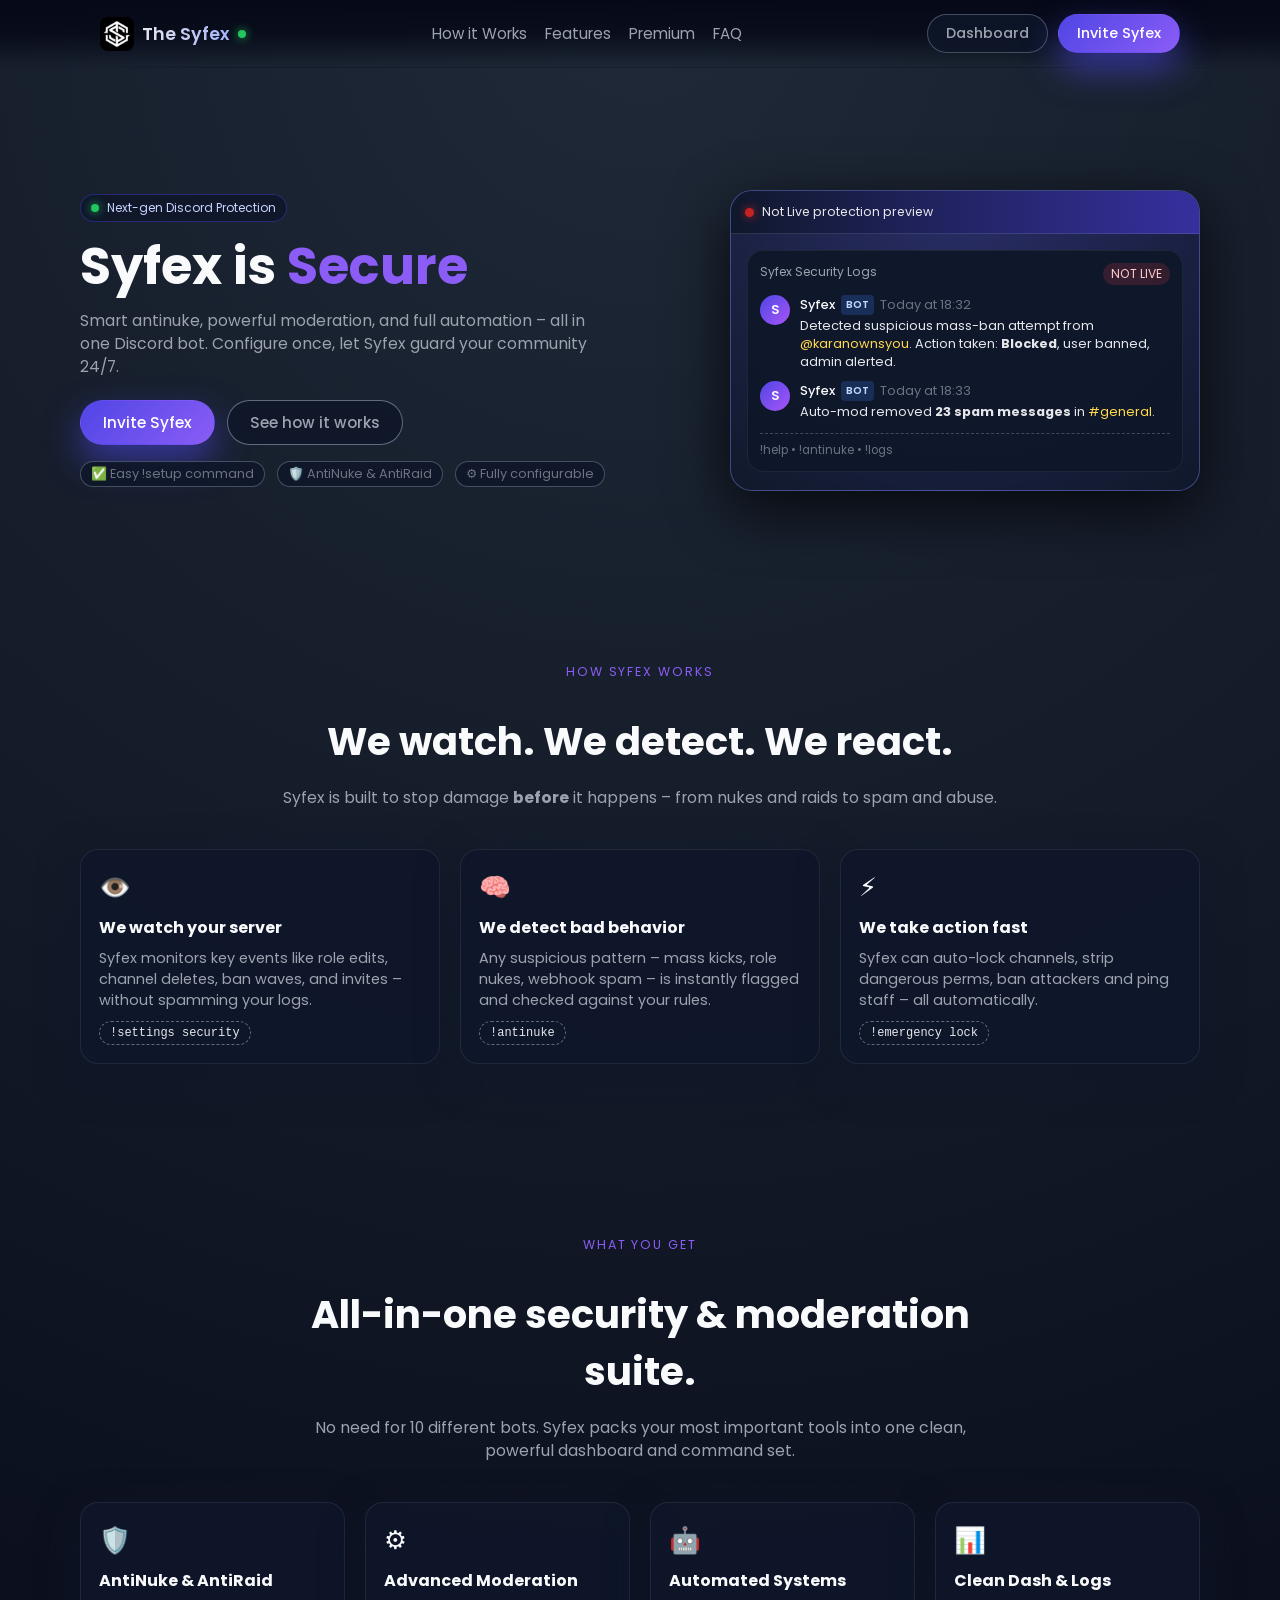
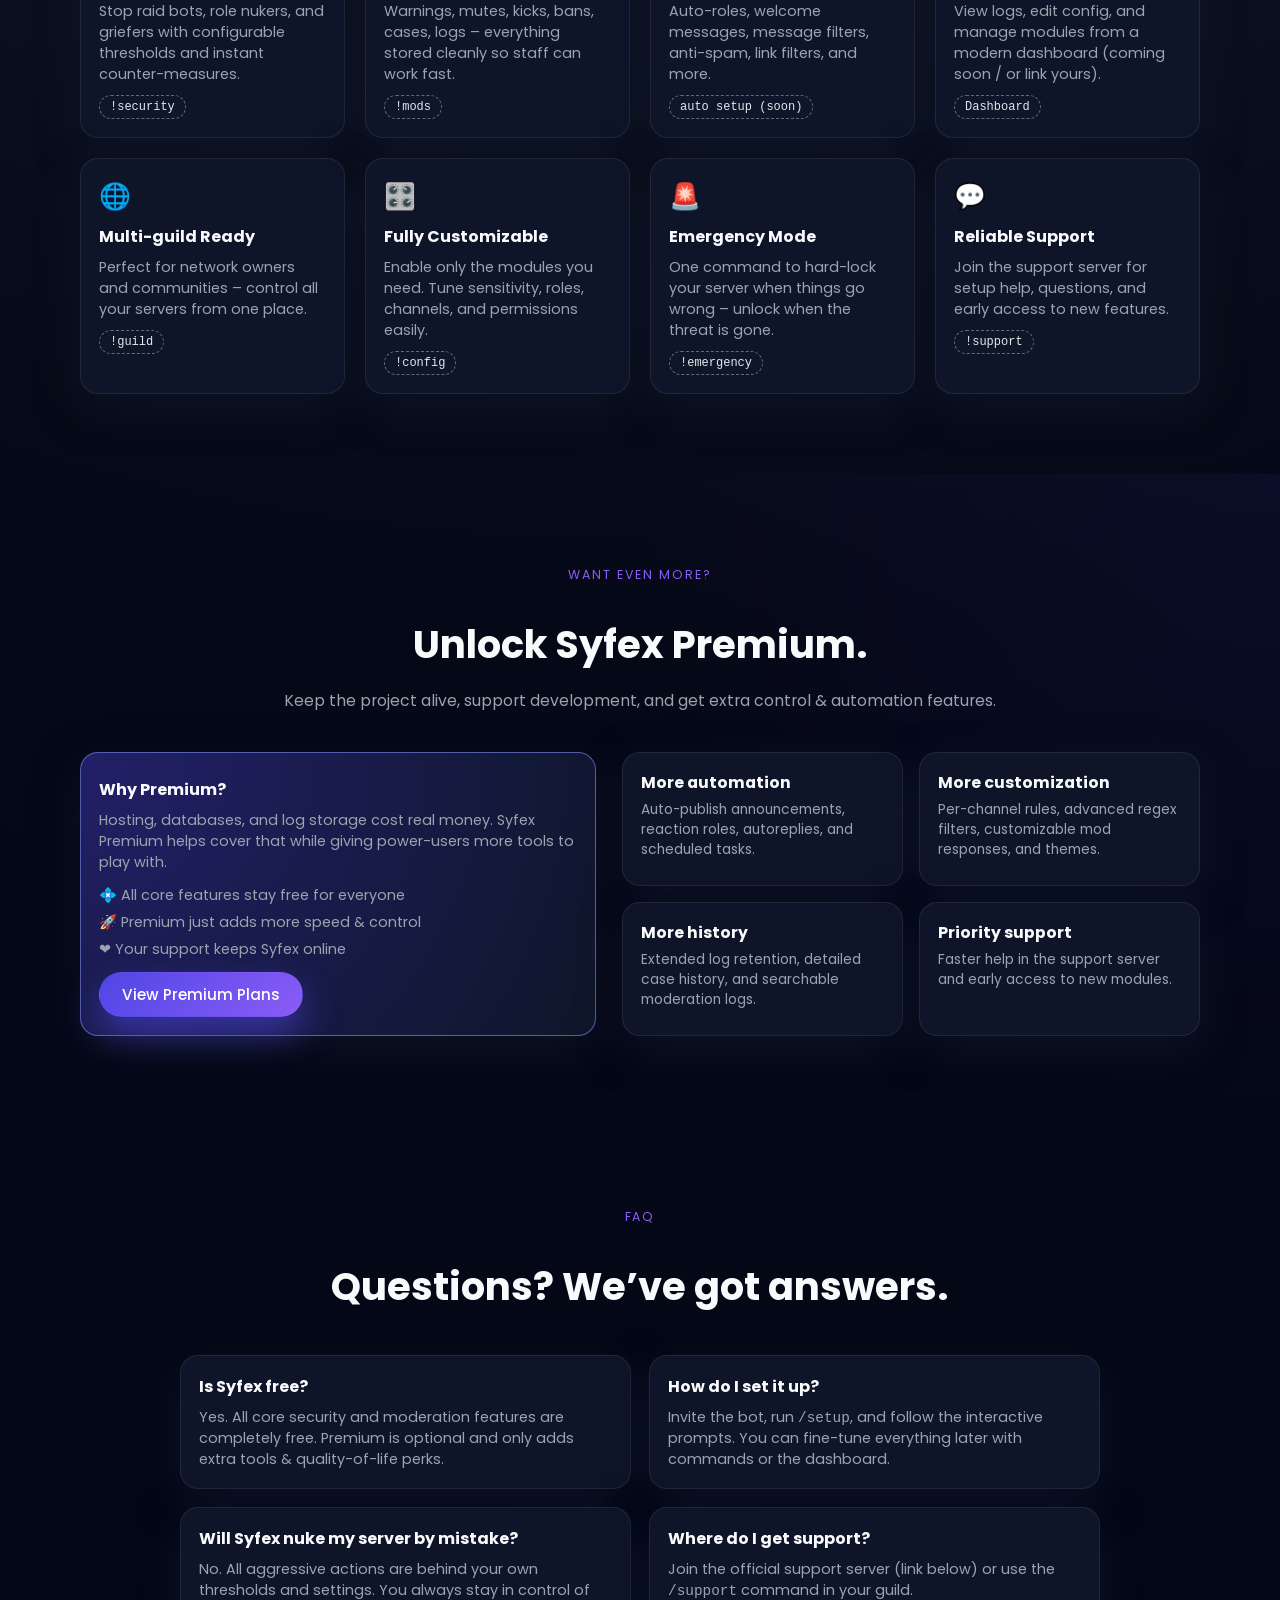
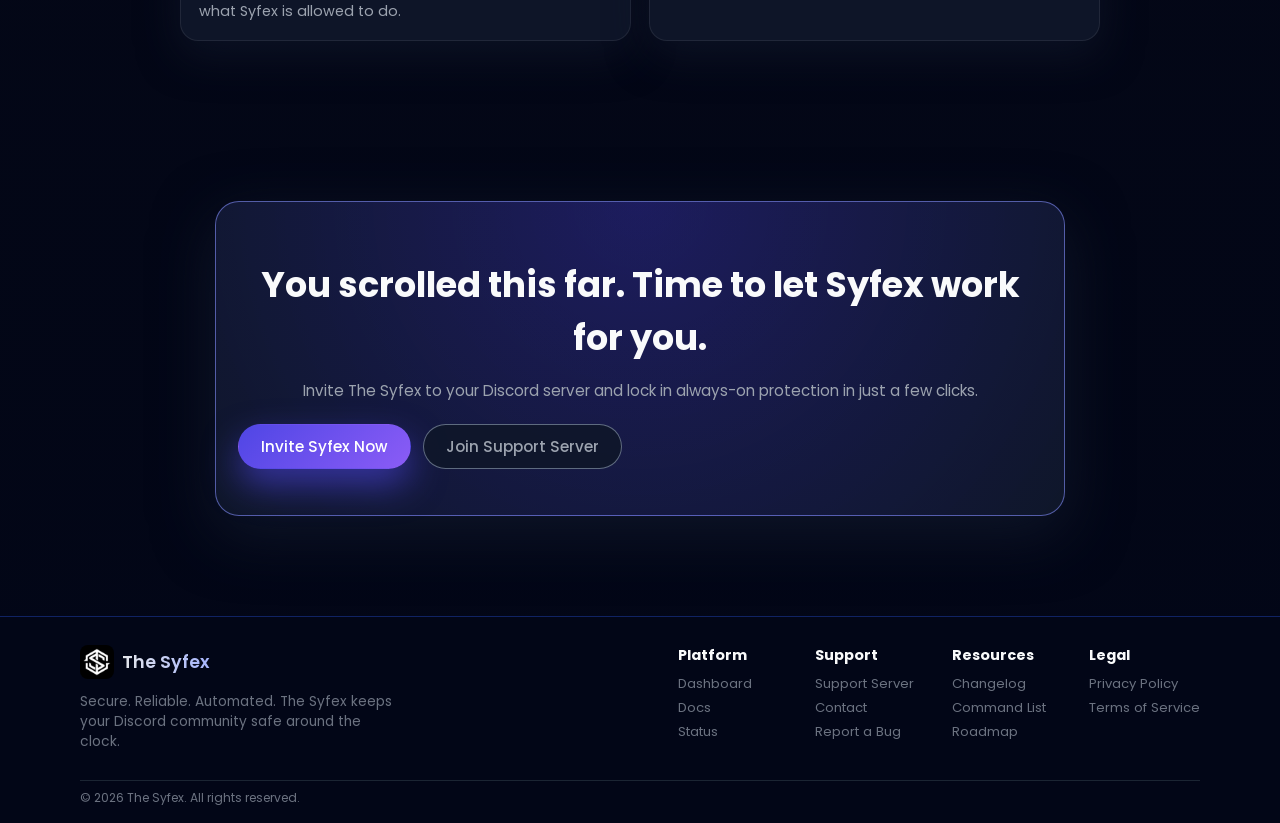
<file: index.html>
<!DOCTYPE html>
<html lang="en">
<head>
  <meta charset="UTF-8" />
  <meta name="viewport" content="width=device-width, initial-scale=1.0" />
  <title>The Syfex – Powerful Discord Security & Automation</title>
  <meta name="description" content="The Syfex is a powerful Discord bot for security, antinuke, moderation, and automation. Keep your server safe 24/7 with smart protection.">
  <link rel="stylesheet" href="style.css" />
  <link rel="preconnect" href="https://fonts.googleapis.com">
  <link rel="preconnect" href="https://fonts.gstatic.com" crossorigin>
  <link href="https://fonts.googleapis.com/css2?family=Poppins:wght@300;400;500;600;700&display=swap" rel="stylesheet">
  <link rel="icon" type="image/png" href="syfex-logo.png" />
</head>
<body>
  <!-- Navbar -->
  <header class="nav">
    <div class="nav-inner">
      <div class="logo">
        <!-- Replace with your logo image if you have one -->
        <img src="assets/syfex-logo.png" class="logo-img" alt="Syfex Logo">
        <span class="logo-text">The Syfex</span>
        <span class="pill-dot"></span>
      </div>
      <nav class="nav-links">
        <a href="#how-it-works">How it Works</a>
        <a href="#features">Features</a>
        <a href="#premium">Premium</a>
        <a href="#faq">FAQ</a>
      </nav>
      <div class="nav-actions">
        <a href="dashboard.html" class="btn btn-ghost" target="_blank" rel="noopener">
          Dashboard
        </a>
        <a href="https://discord.com/oauth2/authorize?client_id=1441394561942294550&permissions=8&scope=bot" class="btn btn-primary" target="_blank" rel="noopener">
          Invite Syfex
        </a>
      </div>
      <button class="nav-toggle" id="navToggle" aria-label="Toggle navigation">
        ☰
      </button>
    </div>
  </header>

  <!-- Hero -->
  <main>
    <section class="hero">
      <div class="hero-inner">
        <div class="hero-text">
          <div class="pill">
            <span class="pill-dot"></span>
            <span>Next-gen Discord Protection</span>
          </div>
          <h1>
            Syfex is <span class="animated-text show">Secure</span>
          </h1>
          <p>
            Smart antinuke, powerful moderation, and full automation – all in one Discord bot.
            Configure once, let Syfex guard your community 24/7.
          </p>
          <div class="hero-actions">
            <a href="https://discord.com/api/oauth2/authorize?client_id=YOUR_BOT_ID&permissions=8&scope=bot%20applications.commands" class="btn btn-primary btn-lg" target="_blank" rel="noopener">
              Invite Syfex
            </a>
            <a href="#how-it-works" class="btn btn-outline btn-lg">
              See how it works
            </a>
          </div>
          <div class="hero-meta">
            <span>✅ Easy !setup command</span>
            <span>🛡️ AntiNuke & AntiRaid</span>
            <span>⚙️ Fully configurable</span>
          </div>
        </div>
        <div class="hero-card">
          <div class="hero-card-header">
            <span class="status-dot"></span>
            <span class="status-text">Not Live protection preview</span>
          </div>
          <div class="hero-card-body">
            <div class="fake-discord">
              <div class="fake-discord-header">
                <span class="server-name">Syfex Security Logs</span>
                <span class="server-pill">NOT LIVE</span>
              </div>
              <div class="fake-message">
                <div class="avatar">S</div>
                <div class="message-content">
                  <div class="message-header">
                    <span class="name">Syfex</span>
                    <span class="tag">BOT</span>
                    <span class="time">Today at 18:32</span>
                  </div>
                  <div class="message-text">
                    Detected suspicious mass-ban attempt from <span class="highlight">@karanownsyou</span>.
                    Action taken: <strong>Blocked</strong>, user banned, admin alerted.
                  </div>
                </div>
              </div>
              <div class="fake-message">
                <div class="avatar">S</div>
                <div class="message-content">
                  <div class="message-header">
                    <span class="name">Syfex</span>
                    <span class="tag">BOT</span>
                    <span class="time">Today at 18:33</span>
                  </div>
                  <div class="message-text">
                    Auto-mod removed <strong>23 spam messages</strong> in <span class="highlight">#general</span>.
                  </div>
                </div>
              </div>
              <div class="fake-footer">
                !help • !antinuke • !logs
              </div>
            </div>
          </div>
        </div>
      </div>
    </section>

    <!-- How it works -->
    <section id="how-it-works" class="section">
      <div class="section-header">
        <p class="eyebrow">How Syfex works</p>
        <h2>We watch. We detect. We react.</h2>
        <p class="section-subtitle">
          Syfex is built to stop damage <strong>before</strong> it happens – from nukes and raids
          to spam and abuse.
        </p>
      </div>
      <div class="cards-grid three">
        <article class="card step-card">
          <div class="step-icon">👁️</div>
          <h3>We watch your server</h3>
          <p>
            Syfex monitors key events like role edits, channel deletes, ban waves, and invites –
            without spamming your logs.
          </p>
          <code class="code-pill">!settings security</code>
        </article>
        <article class="card step-card">
          <div class="step-icon">🧠</div>
          <h3>We detect bad behavior</h3>
          <p>
            Any suspicious pattern – mass kicks, role nukes, webhook spam – is instantly flagged
            and checked against your rules.
          </p>
          <code class="code-pill">!antinuke</code>
        </article>
        <article class="card step-card">
          <div class="step-icon">⚡</div>
          <h3>We take action fast</h3>
          <p>
            Syfex can auto-lock channels, strip dangerous perms, ban attackers and ping staff –
            all automatically.
          </p>
          <code class="code-pill">!emergency lock</code>
        </article>
      </div>
    </section>

    <!-- Features -->
    <section id="features" class="section">
      <div class="section-header">
        <p class="eyebrow">What you get</p>
        <h2>All-in-one security & moderation suite.</h2>
        <p class="section-subtitle">
          No need for 10 different bots. Syfex packs your most important tools into one clean,
          powerful dashboard and command set.
        </p>
      </div>
      <div class="cards-grid four">
        <article class="card feature-card">
          <div class="feature-icon">🛡️</div>
          <h3>AntiNuke & AntiRaid</h3>
          <p>
            Stop raid bots, role nukers, and griefers with configurable thresholds and instant
            counter-measures.
          </p>
          <code class="code-pill">!security</code>
        </article>

        <article class="card feature-card">
          <div class="feature-icon">⚙️</div>
          <h3>Advanced Moderation</h3>
          <p>
            Warnings, mutes, kicks, bans, cases, logs – everything stored cleanly so staff can work fast.
          </p>
          <code class="code-pill">!mods</code>
        </article>

        <article class="card feature-card">
          <div class="feature-icon">🤖</div>
          <h3>Automated Systems</h3>
          <p>
            Auto-roles, welcome messages, message filters, anti-spam, link filters, and more.
          </p>
          <code class="code-pill">auto setup (soon)</code>
        </article>

        <article class="card feature-card">
          <div class="feature-icon">📊</div>
          <h3>Clean Dash & Logs</h3>
          <p>
            View logs, edit config, and manage modules from a modern dashboard (coming soon / or link yours).
          </p>
          <code class="code-pill">Dashboard</code>
        </article>

        <article class="card feature-card">
          <div class="feature-icon">🌐</div>
          <h3>Multi-guild Ready</h3>
          <p>
            Perfect for network owners and communities – control all your servers from one place.
          </p>
          <code class="code-pill">!guild</code>
        </article>

        <article class="card feature-card">
          <div class="feature-icon">🎛️</div>
          <h3>Fully Customizable</h3>
          <p>
            Enable only the modules you need. Tune sensitivity, roles, channels, and permissions easily.
          </p>
          <code class="code-pill">!config</code>
        </article>

        <article class="card feature-card">
          <div class="feature-icon">🚨</div>
          <h3>Emergency Mode</h3>
          <p>
            One command to hard-lock your server when things go wrong – unlock when the threat is gone.
          </p>
          <code class="code-pill">!emergency</code>
        </article>

        <article class="card feature-card">
          <div class="feature-icon">💬</div>
          <h3>Reliable Support</h3>
          <p>
            Join the support server for setup help, questions, and early access to new features.
          </p>
          <code class="code-pill">!support</code>
        </article>
      </div>
    </section>

    <!-- Premium -->
    <section id="premium" class="section section-alt">
      <div class="section-header">
        <p class="eyebrow">Want even more?</p>
        <h2>Unlock Syfex Premium.</h2>
        <p class="section-subtitle">
          Keep the project alive, support development, and get extra control & automation features.
        </p>
      </div>
      <div class="premium-grid">
        <div class="card premium-card">
          <h3>Why Premium?</h3>
          <p>
            Hosting, databases, and log storage cost real money. Syfex Premium helps cover that while
            giving power-users more tools to play with.
          </p>
          <ul class="list">
            <li>💠 All core features stay free for everyone</li>
            <li>🚀 Premium just adds more speed & control</li>
            <li>❤️ Your support keeps Syfex online</li>
          </ul>
          <a href="premium.html" class="btn btn-primary btn-lg">View Premium Plans</a>
        </div>
        <div class="premium-features">
          <article class="card premium-item">
            <h4>More automation</h4>
            <p>Auto-publish announcements, reaction roles, autoreplies, and scheduled tasks.</p>
          </article>
          <article class="card premium-item">
            <h4>More customization</h4>
            <p>Per-channel rules, advanced regex filters, customizable mod responses, and themes.</p>
          </article>
          <article class="card premium-item">
            <h4>More history</h4>
            <p>Extended log retention, detailed case history, and searchable moderation logs.</p>
          </article>
          <article class="card premium-item">
            <h4>Priority support</h4>
            <p>Faster help in the support server and early access to new modules.</p>
          </article>
        </div>
      </div>
    </section>

    <!-- FAQ -->
    <section id="faq" class="section">
      <div class="section-header">
        <p class="eyebrow">FAQ</p>
        <h2>Questions? We’ve got answers.</h2>
      </div>
      <div class="faq-grid">
        <article class="card faq-item">
          <h3>Is Syfex free?</h3>
          <p>
            Yes. All core security and moderation features are completely free. Premium is optional
            and only adds extra tools & quality-of-life perks.
          </p>
        </article>
        <article class="card faq-item">
          <h3>How do I set it up?</h3>
          <p>
            Invite the bot, run <code>/setup</code>, and follow the interactive prompts.
            You can fine-tune everything later with commands or the dashboard.
          </p>
        </article>
        <article class="card faq-item">
          <h3>Will Syfex nuke my server by mistake?</h3>
          <p>
            No. All aggressive actions are behind your own thresholds and settings. You always stay in
            control of what Syfex is allowed to do.
          </p>
        </article>
        <article class="card faq-item">
          <h3>Where do I get support?</h3>
          <p>
            Join the official support server (link below) or use the <code>/support</code> command in your guild.
          </p>
        </article>
      </div>
    </section>

    <!-- Final CTA -->
    <section class="section section-cta">
      <div class="cta-card">
        <h2>You scrolled this far. Time to let Syfex work for you.</h2>
        <p>
          Invite The Syfex to your Discord server and lock in always-on protection in just a few clicks.
        </p>
        <div class="hero-actions">
          <a href="https://discord.com/api/oauth2/authorize?client_id=YOUR_BOT_ID&permissions=8&scope=bot%20applications.commands" class="btn btn-primary btn-lg" target="_blank" rel="noopener">
            Invite Syfex Now
          </a>
          <a href="https://discord.gg/YOUR_SUPPORT_SERVER" class="btn btn-outline btn-lg" target="_blank" rel="noopener">
            Join Support Server
          </a>
        </div>
      </div>
    </section>
  </main>

  <!-- Footer -->
  <footer class="footer">
    <div class="footer-inner">
      <div class="footer-brand">
        <div class="logo">
          <img src="assets/syfex-logo.png" class="logo-img" alt="Syfex Logo">
          <span class="logo-text">The Syfex</span>
        </div>
        <p class="footer-text">
          Secure. Reliable. Automated. The Syfex keeps your Discord community safe around the clock.
        </p>
      </div>
      <div class="footer-columns">
        <div class="footer-col">
          <h4>Platform</h4>
          <a href="#">Dashboard</a>
          <a href="#">Docs</a>
          <a href="#">Status</a>
        </div>
        <div class="footer-col">
          <h4>Support</h4>
          <a href="https://discord.gg/YOUR_SUPPORT_SERVER" target="_blank" rel="noopener">Support Server</a>
          <a href="#">Contact</a>
          <a href="#">Report a Bug</a>
        </div>
        <div class="footer-col">
          <h4>Resources</h4>
          <a href="#">Changelog</a>
          <a href="#">Command List</a>
          <a href="#">Roadmap</a>
        </div>
        <div class="footer-col">
          <h4>Legal</h4>
          <a href="#">Privacy Policy</a>
          <a href="#">Terms of Service</a>
        </div>
      </div>
    </div>
    <div class="footer-bottom">
      <span>© <span id="year"></span> The Syfex. All rights reserved.</span>
    </div>
  </footer>

  <script src="script.js"></script>
</body>
</html>
</file>
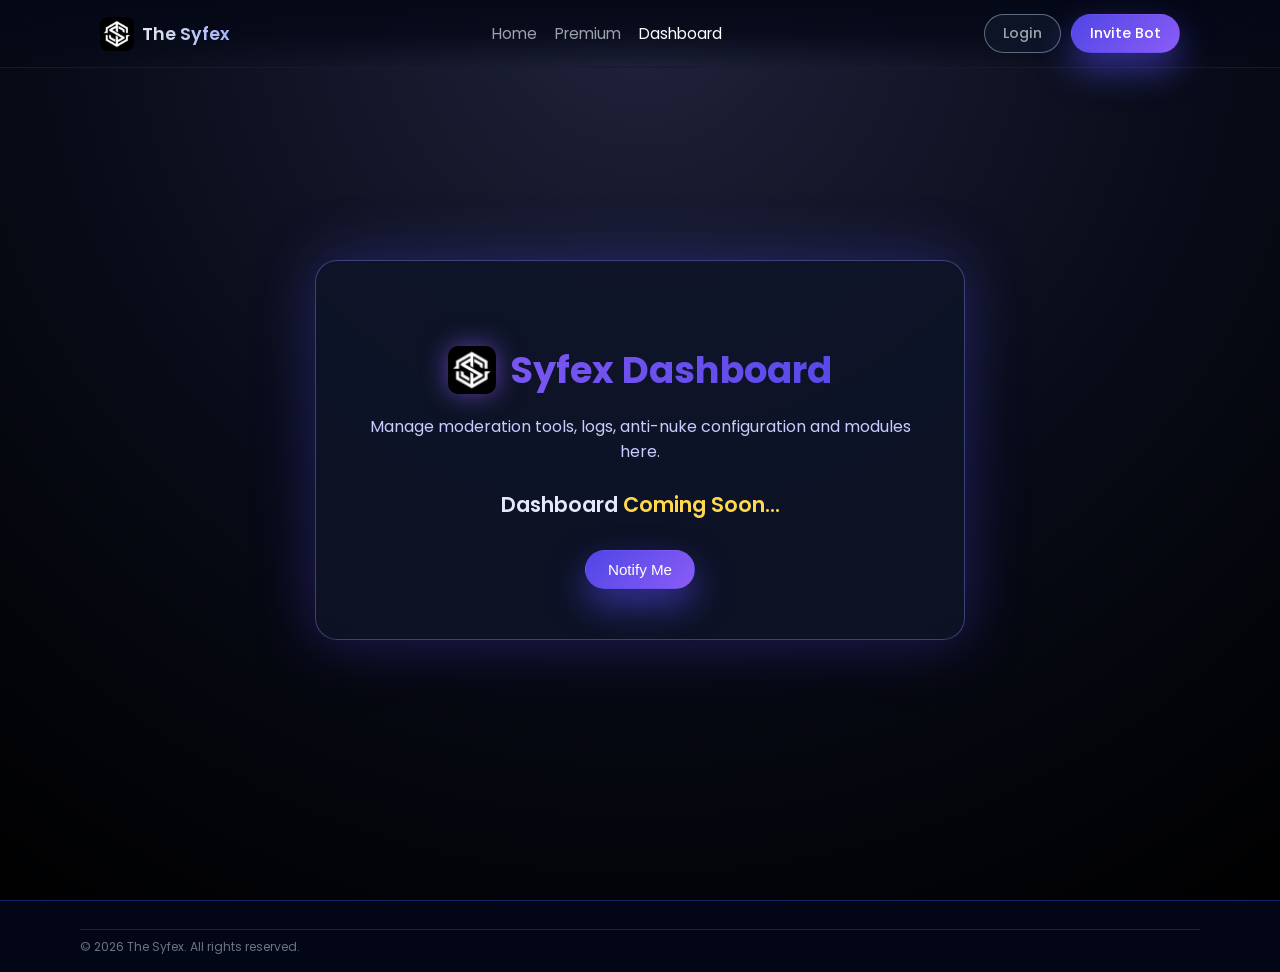
<file: dashboard.html>
<!DOCTYPE html>
<html lang="en">
<head>
<meta charset="UTF-8">
<meta name="viewport" content="width=device-width, initial-scale=1.0">
<title>Syfex Dashboard – Coming Soon</title>

<link rel="stylesheet" href="style.css">
<link href="https://fonts.googleapis.com/css2?family=Poppins:wght@300;400;600&display=swap" rel="stylesheet">
</head>

<body>

<!-- NAVBAR -->
<header class="nav">
  <div class="nav-inner">
    <div class="logo">
      <img src="assets/syfex-logo.png" class="logo-img" alt="Syfex Logo">
      <span class="logo-text">The Syfex</span>
    </div>
    <nav class="nav-links">
      <a href="index.html">Home</a>
      <a href="premium.html">Premium</a>
      <a href="dashboard.html" style="color:#fff;">Dashboard</a>
    </nav>
    <div class="nav-actions">
      <a class="btn btn-outline">Login</a>
      <a class="btn btn-primary">Invite Bot</a>
    </div>
  </div>
</header>


<!-- MAIN SECTION -->
<section class="dashboard-coming">
  <div class="dash-box">
     <h1 class="dash-title">
        <img src="assets/syfex-logo.png" class="dash-logo">
        Syfex Dashboard
     </h1>
     <p>Manage moderation tools, logs, anti-nuke configuration and modules here.</p>

     <div class="coming-text">
        Dashboard <span class="dash-highlight">Coming Soon...</span>
     </div>

     <button class="btn btn-primary btn-lg">Notify Me</button>
  </div>
</section>


<footer class="footer">
  <div class="footer-bottom">
    © <span id="year"></span> The Syfex. All rights reserved.
  </div>
</footer>


<script>
document.getElementById("year").innerText = new Date().getFullYear();
</script>

</body>
</html>
</file>
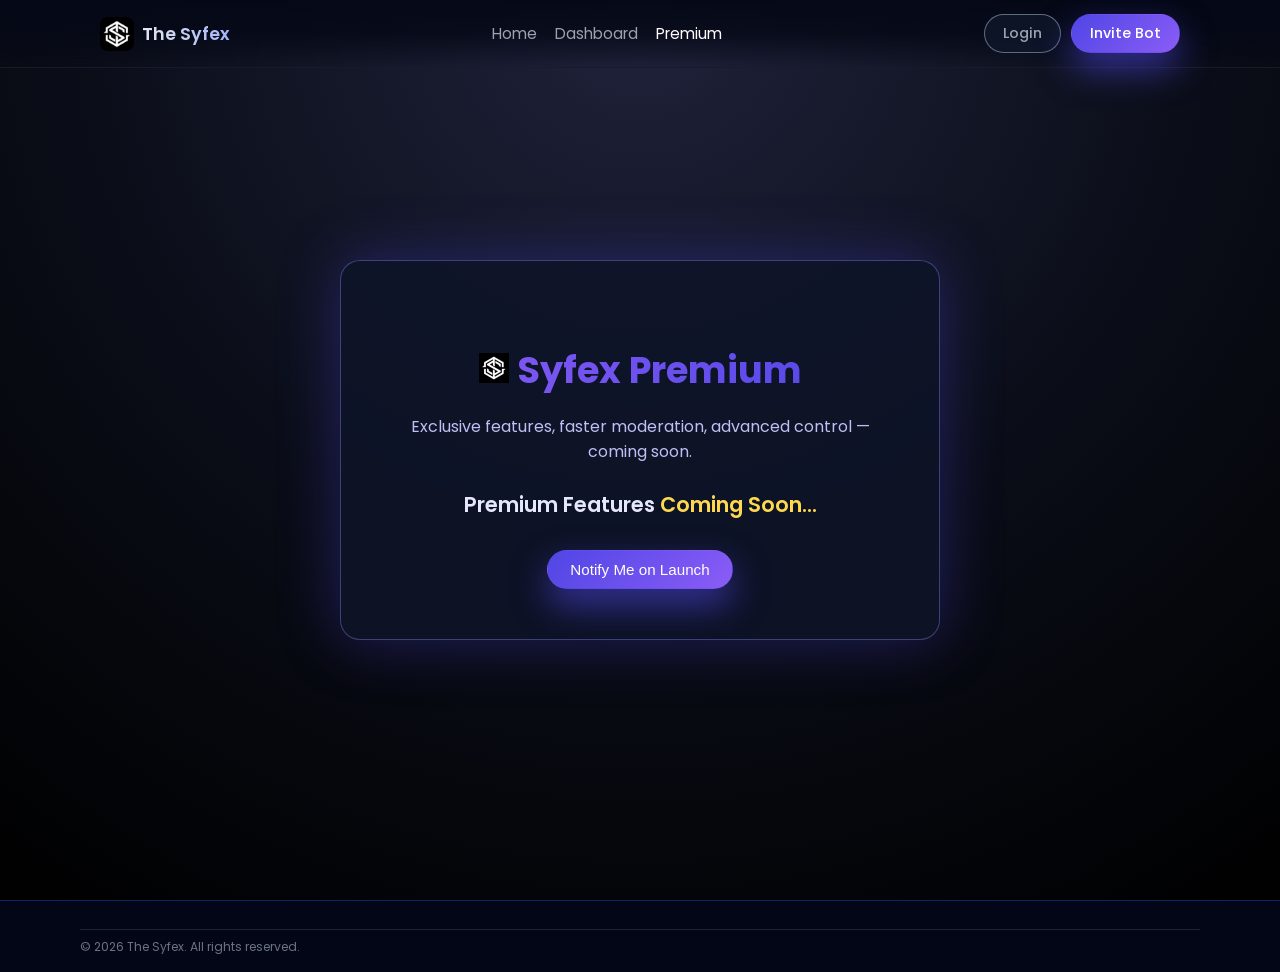
<file: premium.html>
<!DOCTYPE html>
<html lang="en">
<head>
<meta charset="UTF-8" />
<meta name="viewport" content="width=device-width, initial-scale=1.0" />
<title>Syfex Premium – Coming Soon</title>
<link rel="stylesheet" href="style.css"> <!-- Use same CSS file -->
<link href="https://fonts.googleapis.com/css2?family=Poppins:wght@300;400;600&display=swap" rel="stylesheet">
</head>

<body>

<header class="nav">
  <div class="nav-inner">
    <div class="logo">
      <img src="assets/syfex-logo.png" class="logo-img" alt="Syfex Logo">
      <span class="logo-text">The Syfex</span>
    </div>
    <nav class="nav-links">
      <a href="index.html">Home</a>
      <a href="#">Dashboard</a>
      <a href="premium.html" style="color:#fff;">Premium</a>
    </nav>
    <div class="nav-actions">
      <a href="#" class="btn btn-outline">Login</a>
      <a href="https://discord.com/oauth2/authorize?client_id=1441394561942294550&permissions=8&scope=bot" class="btn btn-primary">Invite Bot</a>
    </div>
  </div>
</header>

<!-- ================= Premium Coming Soon Section ================= -->
<section class="premium-coming">
  <div class="premium-box">
     <h1 class="premium-title">
        <img src="assets/syfex-logo24.png" class="premium-logo" alt="Syfex Logo">
        Syfex Premium
     </h1>
     <p>Exclusive features, faster moderation, advanced control — coming soon.</p>
     
     <div class="coming-text">
        Premium Features <span class="highlight">Coming Soon...</span>
     </div>

     <button class="btn btn-primary btn-lg">Notify Me on Launch</button>
  </div>
</section>

<footer class="footer">
  <div class="footer-bottom">
    © <span id="year"></span> The Syfex. All rights reserved.
  </div>
</footer>

<script>
document.getElementById("year").innerText = new Date().getFullYear();
</script>

</body>
</html>
</file>
<file: style.css>
:root {
  --bg: #050816;
  --bg-alt: #070b1e;
  --surface: #0b1020;
  --surface-soft: #10162a;
  --border-subtle: rgba(255, 255, 255, 0.08);
  --accent: #4f46e5;
  --accent-soft: rgba(79, 70, 229, 0.1);
  --accent-bright: #8b5cf6;
  --text: #f9fafb;
  --text-soft: #9ca3af;
  --text-softer: #6b7280;
  --danger: #f97373;
  --radius-lg: 18px;
  --radius-xl: 22px;
  --shadow-soft: 0 18px 60px rgba(0, 0, 0, 0.75);
  --transition-fast: 180ms ease-out;
}

*,
*::before,
*::after {
  box-sizing: border-box;
}

html, body {
  margin: 0;
  padding: 0;
  min-height: 100%;
  scroll-behavior: smooth;
}

body {
  font-family: 'Poppins', system-ui, -apple-system, BlinkMacSystemFont, 'Segoe UI', sans-serif;
  background: radial-gradient(circle at top, #1f2937 0, #050816 55%, #020617 100%);
  color: var(--text);
}

/* Scrollbar */
body::-webkit-scrollbar {
  width: 8px;
}
body::-webkit-scrollbar-track {
  background: transparent;
}
body::-webkit-scrollbar-thumb {
  background: rgba(148, 163, 184, 0.4);
  border-radius: 999px;
}

/* Layout helpers */
main {
  padding-top: 80px;
}

.section {
  padding: 80px 20px;
}

.section-alt {
  background: radial-gradient(circle at top right, rgba(79, 70, 229, 0.08), transparent 45%);
}

.section-cta {
  padding-bottom: 100px;
}

.section-header {
  max-width: 720px;
  margin: 0 auto 40px auto;
  text-align: center;
}

.section-header h2 {
  font-size: clamp(2rem, 3vw, 2.4rem);
  margin-bottom: 12px;
}

.section-subtitle {
  color: var(--text-soft);
  font-size: 0.98rem;
}

.eyebrow {
  text-transform: uppercase;
  letter-spacing: 0.16em;
  font-size: 0.78rem;
  color: var(--accent-bright);
  margin-bottom: 8px;
}

/* Navbar */
.nav {
  position: fixed;
  top: 0;
  width: 100%;
  z-index: 50;
  backdrop-filter: blur(16px);
  background: linear-gradient(to bottom, rgba(5, 8, 22, 0.96), rgba(5, 8, 22, 0.80), transparent);
  border-bottom: 1px solid rgba(148, 163, 184, 0.12);
}

.nav-inner {
  max-width: 1120px;
  margin: 0 auto;
  padding: 14px 20px;
  display: flex;
  align-items: center;
  justify-content: space-between;
  gap: 16px;
}

.logo {
  display: flex;
  align-items: center;
  gap: 8px;
  font-weight: 600;
  font-size: 1.1rem;
}

.logo-icon {
  width: 30px;
  height: 30px;
  border-radius: 12px;
  display: inline-flex;
  align-items: center;
  justify-content: center;
  background: radial-gradient(circle at 20% 0%, #facc15 0, #f97316 45%, #4f46e5 100%);
  box-shadow: 0 0 18px rgba(250, 204, 21, 0.7);
}

.logo-text {
  background: linear-gradient(to right, #e5e7eb, #a5b4fc);
  -webkit-background-clip: text;
  color: transparent;
}

.nav-links {
  display: flex;
  align-items: center;
  gap: 18px;
  font-size: 0.95rem;
}

.nav-links a {
  color: var(--text-soft);
  text-decoration: none;
  transition: color var(--transition-fast);
}

.nav-links a:hover {
  color: var(--text);
}

.nav-actions {
  display: flex;
  align-items: center;
  gap: 10px;
}

.nav-toggle {
  display: none;
  border: none;
  background: transparent;
  color: var(--text);
  font-size: 1.25rem;
  cursor: pointer;
}

/* Buttons */
.btn {
  display: inline-flex;
  align-items: center;
  justify-content: center;
  padding: 8px 18px;
  border-radius: 999px;
  font-size: 0.9rem;
  font-weight: 500;
  border: 1px solid transparent;
  text-decoration: none;
  cursor: pointer;
  transition: all var(--transition-fast);
  white-space: nowrap;
}

.btn-ghost {
  background: rgba(15, 23, 42, 0.85);
  border-color: rgba(148, 163, 184, 0.4);
  color: var(--text-soft);
}

.btn-ghost:hover {
  background: rgba(15, 23, 42, 1);
  border-color: rgba(255, 255, 255, 0.4);
  color: var(--text);
}

.btn-primary {
  background: linear-gradient(135deg, #4f46e5, #8b5cf6);
  color: white;
  box-shadow: 0 16px 35px rgba(79, 70, 229, 0.6);
}

.btn-primary:hover {
  transform: translateY(-1px);
  box-shadow: 0 18px 40px rgba(79, 70, 229, 0.75);
}

.btn-outline {
  border-color: rgba(148, 163, 184, 0.6);
  background: rgba(15, 23, 42, 0.9);
  color: var(--text-soft);
}

.btn-outline:hover {
  border-color: rgba(248, 250, 252, 0.9);
  color: var(--text);
}

.btn-lg {
  padding: 10px 22px;
  font-size: 0.95rem;
}

/* Hero */
.hero {
  padding: 110px 20px 80px;
}

.hero-inner {
  max-width: 1120px;
  margin: 0 auto;
  display: grid;
  grid-template-columns: minmax(0, 1.3fr) minmax(0, 1fr);
  gap: 40px;
  align-items: center;
}

.hero-text h1 {
  font-size: clamp(2.4rem, 4vw, 3.2rem);
  line-height: 1.1;
  margin: 16px 0 12px;
}

.hero-text p {
  color: var(--text-soft);
  max-width: 520px;
  font-size: 0.98rem;
}

.pill {
  display: inline-flex;
  align-items: center;
  gap: 8px;
  padding: 4px 10px;
  border-radius: 999px;
  background: rgba(15, 23, 42, 0.9);
  border: 1px solid rgba(79, 70, 229, 0.4);
  font-size: 0.75rem;
  color: #c7d2fe;
}

.pill-dot {
  width: 8px;
  height: 8px;
  border-radius: 999px;
  background: #22c55e;
  box-shadow: 0 0 10px rgba(34, 197, 94, 0.9);
}

.hero-actions {
  display: flex;
  flex-wrap: wrap;
  gap: 12px;
  margin: 22px 0 16px;
}

.hero-meta {
  display: flex;
  flex-wrap: wrap;
  gap: 12px;
  font-size: 0.8rem;
  color: var(--text-softer);
}

.hero-meta span {
  padding: 3px 10px;
  border-radius: 999px;
  background: rgba(15, 23, 42, 0.9);
  border: 1px solid rgba(148, 163, 184, 0.4);
}

/* Hero card preview */
.hero-card {
  border-radius: var(--radius-xl);
  background: radial-gradient(circle at top, rgba(79, 70, 229, 0.3), rgba(15, 23, 42, 0.8));
  border: 1px solid rgba(129, 140, 248, 0.4);
  box-shadow: var(--shadow-soft);
  overflow: hidden;
}

.hero-card-header {
  padding: 12px 14px;
  display: flex;
  align-items: center;
  gap: 8px;
  border-bottom: 1px solid rgba(148, 163, 184, 0.2);
  background: linear-gradient(to right, rgba(15, 23, 42, 0.95), rgba(55, 48, 163, 0.95));
  font-size: 0.78rem;
  color: #e5e7eb;
}

.status-dot {
  width: 9px;
  height: 9px;
  border-radius: 999px;
  background: #c52222;
  box-shadow: 0 0 10px rgba(197, 34, 34, 0.9);
}

.status-dot2 {
  width: 9px;
  height: 9px;
  border-radius: 999px;
  background: #22c53b;
  box-shadow: 0 0 10px rgba(42, 197, 34, 0.9);
}

.hero-card-body {
  padding: 16px 16px 18px;
}

/* Fake Discord preview */
.fake-discord {
  background: rgba(15, 23, 42, 0.96);
  border-radius: 16px;
  border: 1px solid rgba(31, 41, 55, 0.9);
  padding: 12px;
}

.fake-discord-header {
  display: flex;
  justify-content: space-between;
  margin-bottom: 10px;
  font-size: 0.76rem;
  color: var(--text-soft);
}

.server-pill {
  padding: 2px 8px;
  border-radius: 999px;
  background: rgba(239, 68, 68, 0.16);
  color: #fecaca;
}

.fake-message {
  display: flex;
  gap: 10px;
  margin-top: 10px;
}

.avatar {
  width: 30px;
  height: 30px;
  border-radius: 999px;
  background: linear-gradient(135deg, #4f46e5, #a855f7);
  display: flex;
  align-items: center;
  justify-content: center;
  font-size: 0.8rem;
  font-weight: 600;
}

.message-content {
  flex: 1;
}

.message-header {
  font-size: 0.8rem;
  display: flex;
  align-items: center;
  gap: 6px;
}

.name {
  font-weight: 500;
}

.tag {
  font-size: 0.65rem;
  font-weight: 600;
  padding: 2px 5px;
  border-radius: 4px;
  background: rgba(59, 130, 246, 0.22);
  color: #bfdbfe;
}

.time {
  color: var(--text-softer);
}

.message-text {
  margin-top: 2px;
  font-size: 0.8rem;
  color: #e5e7eb;
}

.highlight {
  color: #93c5fd;
}

.fake-footer {
  margin-top: 12px;
  font-size: 0.72rem;
  color: var(--text-softer);
  border-top: 1px dashed rgba(75, 85, 99, 0.8);
  padding-top: 8px;
}

/* Cards */
.cards-grid {
  max-width: 1120px;
  margin: 0 auto;
  display: grid;
  gap: 20px;
}

.cards-grid.three {
  grid-template-columns: repeat(3, minmax(0, 1fr));
}

.cards-grid.four {
  grid-template-columns: repeat(4, minmax(0, 1fr));
}

.card {
  background: rgba(15, 23, 42, 0.95);
  border-radius: var(--radius-lg);
  padding: 18px 18px 18px;
  border: 1px solid var(--border-subtle);
  box-shadow: 0 14px 40px rgba(15, 23, 42, 0.7);
  font-size: 0.9rem;
  transition: transform var(--transition-fast), box-shadow var(--transition-fast), border-color var(--transition-fast), background var(--transition-fast);
}

.card:hover {
  transform: translateY(-4px);
  border-color: rgba(129, 140, 248, 0.7);
  box-shadow: 0 18px 50px rgba(15, 23, 42, 0.95);
  background: radial-gradient(circle at top, rgba(79, 70, 229, 0.14), rgba(15, 23, 42, 0.96));
}

.card h3 {
  margin: 6px 0 8px;
  font-size: 1rem;
}

.card p {
  margin: 0;
  color: var(--text-soft);
}

.step-card .step-icon,
.feature-card .feature-icon {
  font-size: 1.6rem;
  margin-bottom: 8px;
}

.code-pill {
  display: inline-block;
  margin-top: 10px;
  padding: 4px 10px;
  border-radius: 999px;
  background: rgba(15, 23, 42, 0.96);
  border: 1px dashed rgba(148, 163, 184, 0.6);
  color: #e5e7eb;
  font-size: 0.75rem;
}

/* Premium */
.premium-grid {
  max-width: 1120px;
  margin: 0 auto;
  display: grid;
  grid-template-columns: minmax(0, 1.25fr) minmax(0, 1.4fr);
  gap: 26px;
}

.premium-card {
  background: radial-gradient(circle at top left, rgba(79, 70, 229, 0.4), rgba(15, 23, 42, 0.98));
  border: 1px solid rgba(129, 140, 248, 0.6);
}

.premium-card p {
  margin-bottom: 12px;
}

.list {
  list-style: none;
  padding: 0;
  margin: 0 0 12px;
  font-size: 0.9rem;
  color: var(--text-soft);
}

.list li {
  margin-bottom: 6px;
}

.premium-features {
  display: grid;
  grid-template-columns: repeat(2, minmax(0, 1fr));
  gap: 16px;
}

.premium-item h4 {
  margin: 0 0 6px;
  font-size: 0.98rem;
}

.premium-item p {
  margin: 0;
  font-size: 0.86rem;
  color: var(--text-soft);
}

/* FAQ */
.faq-grid {
  max-width: 920px;
  margin: 0 auto;
  display: grid;
  grid-template-columns: repeat(2, minmax(0, 1fr));
  gap: 18px;
}

.faq-item h3 {
  margin-top: 0;
  font-size: 1rem;
}

.faq-item p {
  font-size: 0.9rem;
}

/* CTA */
.section-cta .cta-card {
  max-width: 850px;
  margin: 0 auto;
  text-align: center;
  padding: 26px 22px 30px;
  border-radius: 24px;
  border: 1px solid rgba(129, 140, 248, 0.6);
  background: radial-gradient(circle at top, rgba(79, 70, 229, 0.35), rgba(15, 23, 42, 0.98));
  box-shadow: 0 18px 60px rgba(15, 23, 42, 0.9);
}

.section-cta h2 {
  font-size: clamp(1.8rem, 3vw, 2.2rem);
  margin-bottom: 10px;
}

.section-cta p {
  color: var(--text-soft);
  font-size: 0.95rem;
}

/* Footer */
.footer {
  border-top: 1px solid rgba(30, 64, 175, 0.5);
  background: linear-gradient(to top, #020617, #020617, #020617);
  padding: 28px 20px 16px;
}

.footer-inner {
  max-width: 1120px;
  margin: 0 auto 14px;
  display: flex;
  flex-wrap: wrap;
  gap: 32px;
  justify-content: space-between;
}

.footer-brand {
  max-width: 320px;
}

.footer-text {
  color: var(--text-softer);
  font-size: 0.86rem;
}

.footer-columns {
  display: grid;
  grid-template-columns: repeat(4, minmax(0, 1fr));
  gap: 26px;
  min-width: 420px;
}

.footer-col h4 {
  font-size: 0.9rem;
  margin: 0 0 8px;
}

.footer-col a {
  display: block;
  font-size: 0.82rem;
  color: var(--text-softer);
  text-decoration: none;
  margin-bottom: 4px;
  transition: color var(--transition-fast);
}

.footer-col a:hover {
  color: var(--text);
}

.footer-bottom {
  max-width: 1120px;
  margin: 0 auto;
  font-size: 0.76rem;
  color: var(--text-softer);
  border-top: 1px solid rgba(31, 41, 55, 0.9);
  padding-top: 8px;
}

/* Responsive */
@media (max-width: 960px) {
  .hero-inner {
    grid-template-columns: 1fr;
  }

  .hero-card {
    order: -1;
  }

  .cards-grid.three {
    grid-template-columns: repeat(2, minmax(0, 1fr));
  }

  .cards-grid.four {
    grid-template-columns: repeat(2, minmax(0, 1fr));
  }

  .premium-grid {
    grid-template-columns: 1fr;
  }

  .footer-columns {
    grid-template-columns: repeat(2, minmax(0, 1fr));
    min-width: 0;
  }
}

@media (max-width: 720px) {
  .nav-inner {
    padding-inline: 14px;
  }

  .nav-links {
    position: absolute;
    top: 56px;
    left: 0;
    right: 0;
    background: rgba(5, 8, 22, 0.98);
    flex-direction: column;
    gap: 10px;
    padding: 10px 16px 14px;
    border-bottom: 1px solid rgba(31, 41, 55, 0.9);
    display: none;
  }

  .nav-links.open {
    display: flex;
  }

  .nav-actions {
    display: none;
  }

  .nav-toggle {
    display: block;
  }

  .hero {
    padding-top: 96px;
  }

  .cards-grid.three,
  .cards-grid.four {
    grid-template-columns: 1fr;
  }

  .premium-features {
    grid-template-columns: 1fr;
  }

  .faq-grid {
    grid-template-columns: 1fr;
  }

  .footer-inner {
    flex-direction: column;
  }

  .footer-columns {
    grid-template-columns: repeat(2, minmax(0, 1fr));
  }

  .section {
    padding-inline: 16px;
  }
}

@media (max-width: 480px) {
  .footer-columns {
    grid-template-columns: 1fr 1fr;
  }
}
.animated-text {
  color: #8b5cf6; /* gold kar sakte hai later */
  font-weight: 700;
  transition: opacity .4s, transform .4s;
  opacity: 0;
  transform: translateY(10px);
}

.animated-text.show {
  opacity: 1;
  transform: translateY(0px);
}
.logo-img {
  width: 34px;
  height: 34px;
  border-radius: 8px; /* remove if logo is geometric */
  object-fit: cover;  /* keeps aspect clean */
}

/* Remove glowing circle from old icon */
.logo-icon{ display:none; }

/* -------- Premium Page Style -------- */
.premium-coming{
  height: 100vh;
  background: radial-gradient(circle at top,#20233b,#0b0e19,#000);
  display:flex;
  justify-content:center;
  align-items:center;
  padding:20px;
  text-align:center;
}

.premium-box{
  background: rgba(15,20,40,0.85);
  border:1px solid rgba(129,140,248,0.4);
  border-radius:20px;
  padding:50px 40px;
  max-width:600px;
  box-shadow:0 0 60px rgba(79,70,229,0.35);
}

.premium-box h1{
  font-size:2.3rem;
  margin-bottom:12px;
  background:linear-gradient(90deg,#8b5cf6,#4f46e5);
  -webkit-background-clip:text;
  color:transparent;
}

.premium-box p{
  color:#bfbff5;
  margin-bottom:25px;
  font-size:1rem;
}

.coming-text{
  font-size:1.3rem;
  margin-bottom:30px;
  font-weight:600;
  color:#e6e7ff;
}

.highlight{
  color:#ffd84d;
  animation: blink 1.4s infinite alternate;
}

@keyframes blink{
  0%{opacity:.5;}
  100%{opacity:1;}
}

.notify-btn{
  background:linear-gradient(135deg,#4f46e5,#8b5cf6);
  border:none;
  padding:12px 28px;
  font-size:1rem;
  border-radius:999px;
  color:#fff;
  cursor:pointer;
  transition:.3s;
}

.notify-btn:hover{
  transform:scale(1.05);
  box-shadow:0 0 20px rgba(139,92,246,0.65);
}
/* ===== Dashboard Coming Soon Page ===== */
.dashboard-coming{
  height:100vh;
  display:flex;
  justify-content:center;
  align-items:center;
  text-align:center;
  padding:20px;
  background:radial-gradient(circle at top,#20233b,#090c19,#000);
}

.dash-box{
  background:rgba(15,20,40,.85);
  border:1px solid rgba(129,140,248,.4);
  border-radius:22px;
  padding:50px 40px;
  max-width:650px;
  width:90%;
  box-shadow:0 0 60px rgba(79,70,229,.35);
}

.dash-title{
  display:flex;
  align-items:center;
  justify-content:center;
  gap:14px;
  background:linear-gradient(90deg,#8b5cf6,#4f46e5);
  -webkit-background-clip:text;
  color:transparent;
  font-size:2.3rem;
  font-weight:700;
  margin-bottom:12px;
}

.dash-logo{
  width:48px;
  height:48px;
  object-fit:contain;
  filter:drop-shadow(0 0 12px rgba(139,92,246,.6));
  border-radius:10px; /* remove if sharp look needed */
}

.dashboard-coming p{
  color:#c8ccff;
  margin-bottom:25px;
  font-size:1rem;
}

.dash-highlight{
  color:#ffd84d;
  animation:blink 1.4s infinite alternate;
}
</file>
